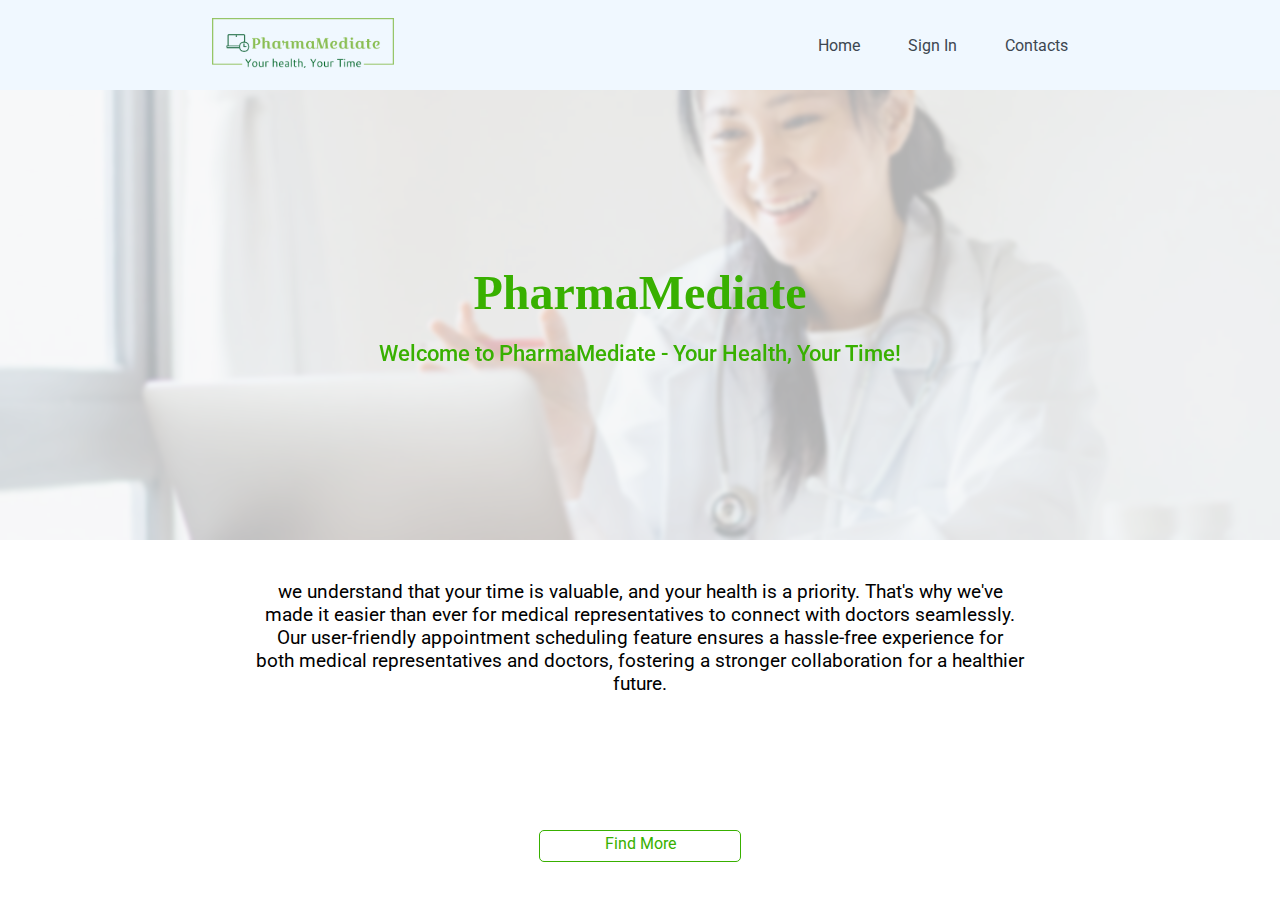
<file: index.html>
<!DOCTYPE html>
<html lang="en">
  <head>
    <meta charset="UTF-8" />
    <meta name="viewport" content="width=device-width, initial-scale=1.0" />
    <title>PharmaMediate</title>
    <link rel="stylesheet" href="./style.css" />
    <link rel="preconnect" href="https://fonts.googleapis.com" />
    <link rel="preconnect" href="https://fonts.gstatic.com" crossorigin />
    <link
      href="https://fonts.googleapis.com/css2?family=Poppins&display=swap"
      rel="stylesheet"
    />
    <link
      href="https://db.onlinewebfonts.com/c/0087d13a9e463a17b60fd8be42bae88e?family=Pyke+Text"
      rel="stylesheet"
    />
    <link rel="preconnect" href="https://fonts.googleapis.com" />
    <link rel="preconnect" href="https://fonts.gstatic.com" crossorigin />
    <link
      href="https://fonts.googleapis.com/css2?family=Quintessential&display=swap"
      rel="stylesheet"
    />
    <link rel="preconnect" href="https://fonts.googleapis.com" />
    <link rel="preconnect" href="https://fonts.gstatic.com" crossorigin />
    <link
      href="https://fonts.googleapis.com/css2?family=Roboto:ital,wght@0,100;0,300;0,400;0,500;0,700;0,900;1,100;1,300;1,400;1,500;1,700;1,900&display=swap"
      rel="stylesheet"
    />
  </head>
  <body>
    <nav>
      <div class="nav-cont">
        <div id="logo">
          <img
            src="./assets/pharmamediate-high-resolution-logo-transparent.png"
            alt="Compony Logo"
          />
        </div>
        <div class="nav-things">
          <ul>
            <li><a href="">Home</a></li>
            <li id="dropdown">
              <a href="">Sign In</a>
              <div id="drop-down">
                <a href="./Login/mrlogin.html">MR Login</a>
                <a href="./Login/organi.html">Organization Login</a>
                <a href="./Login/login.html">Physician Login</a>
              </div>
            </li>
            <li><a href="">Contacts</a></li>
          </ul>
        </div>
      </div>
    </nav>

    <div class="main-lg">
      <div class="main-cnt">
        <h1>PharmaMediate</h1>
        <p>Welcome to PharmaMediate - Your Health, Your Time!</p>
      </div>
    </div>

    <div class="para">
      <p>
        we understand that your time is valuable, and your health is a priority.
        That's why we've made it easier than ever for medical representatives to
        connect with doctors seamlessly. Our user-friendly appointment
        scheduling feature ensures a hassle-free experience for both medical
        representatives and doctors, fostering a stronger collaboration for a
        healthier future.
      </p>
    </div>

    <div class="fnd-more">
      <a href="./keyfeatures/keyfeatures.html"
        ><div class="fnd-but"><p>Find More</p></div></a
      >
    </div>
  </body>
</html>
</file>
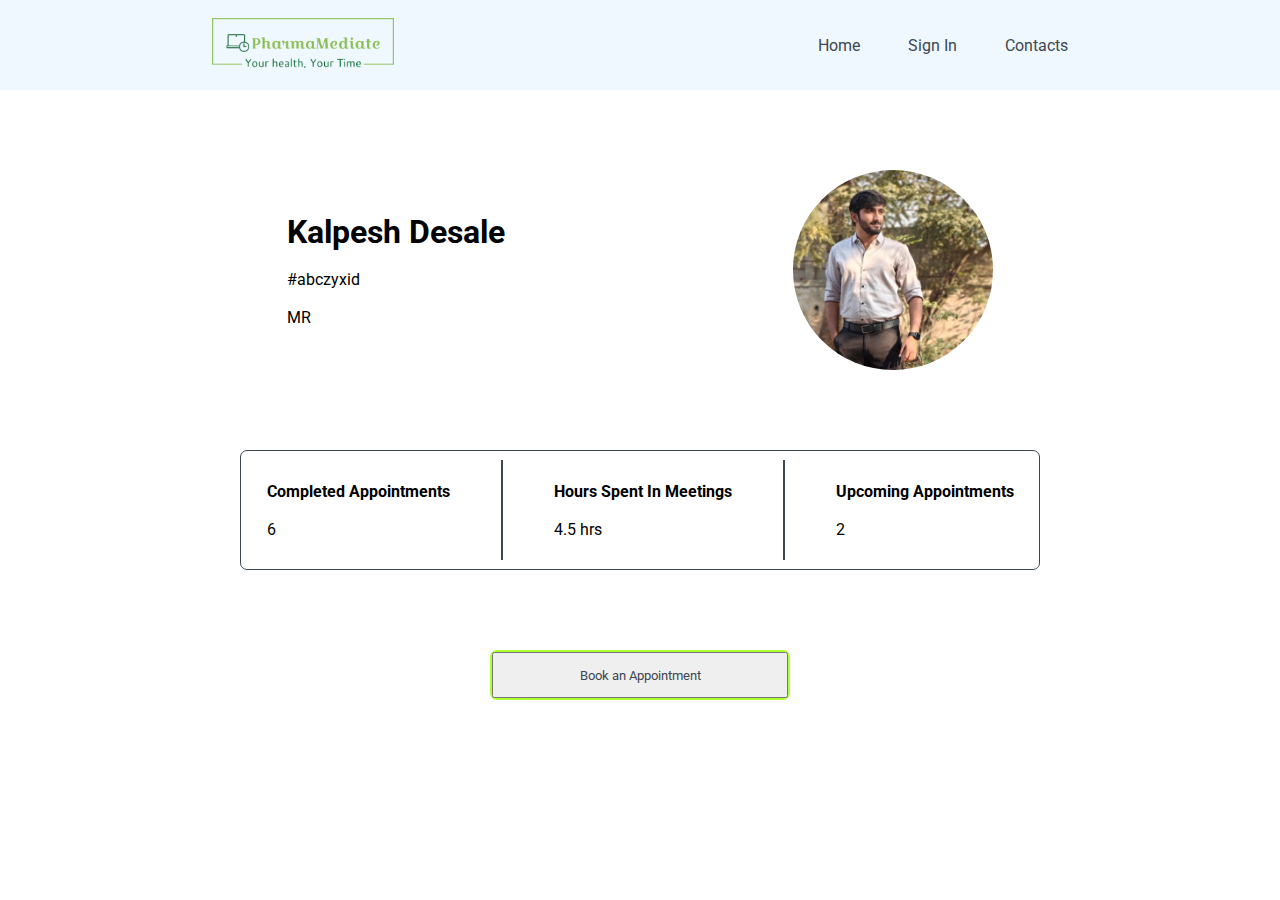
<file: DashBoard/dash.html>
<!DOCTYPE html>
<html lang="en">
  <head>
    <meta charset="UTF-8" />
    <meta name="viewport" content="width=device-width, initial-scale=1.0" />
    <title>Dashboard</title>
    <link rel="stylesheet" href="./style.css" />
    <link rel="preconnect" href="https://fonts.googleapis.com" />
    <link rel="preconnect" href="https://fonts.gstatic.com" crossorigin />
    <link
      href="https://fonts.googleapis.com/css2?family=Merriweather:ital,wght@0,300;0,400;0,700;0,900;1,300;1,400;1,700;1,900&family=Quintessential&display=swap"
      rel="stylesheet"
    />
    <link rel="preconnect" href="https://fonts.googleapis.com" />
    <link rel="preconnect" href="https://fonts.gstatic.com" crossorigin />
    <link
      href="https://fonts.googleapis.com/css2?family=Poppins&display=swap"
      rel="stylesheet"
    />
    <link
      href="https://db.onlinewebfonts.com/c/0087d13a9e463a17b60fd8be42bae88e?family=Pyke+Text"
      rel="stylesheet"
    />
    <link rel="preconnect" href="https://fonts.googleapis.com" />
    <link rel="preconnect" href="https://fonts.gstatic.com" crossorigin />
    <link
      href="https://fonts.googleapis.com/css2?family=Quintessential&display=swap"
      rel="stylesheet"
    />
    <link rel="preconnect" href="https://fonts.googleapis.com" />
    <link rel="preconnect" href="https://fonts.gstatic.com" crossorigin />
    <link
      href="https://fonts.googleapis.com/css2?family=Roboto:ital,wght@0,100;0,300;0,400;0,500;0,700;0,900;1,100;1,300;1,400;1,500;1,700;1,900&display=swap"
      rel="stylesheet"
    />
  </head>
  <body>
    <nav>
      <div class="nav-cont">
        <div id="logo">
          <img
            src="../assets/pharmamediate-high-resolution-logo-transparent.png"
            alt="Compony Logo"
          />
        </div>
        <div class="nav-things">
          <ul>
            <li><a href="../index.html">Home</a></li>
            <li id="dropdown">
              <a href="">Sign In</a>
              <div id="drop-down">
                <a href="../Login/mrlogin.html">MR Login</a>
                <a href="../Login/organi.html">Organization Login</a>
                <a href="../Login/login.html">Physician Login</a>
              </div>
            </li>
            <li><a href="">Contacts</a></li>
          </ul>
        </div>
      </div>
    </nav>

    <div class="dash">
      <div class="dash-main">
        <h1>Kalpesh Desale</h1>
        <br />
        <p>#abczyxid</p>
        <br />
        <p>MR</p>
      </div>
      <div class="dash-img"><img src="../assets/profile.PNG" alt="" /></div>
    </div>
  </body>

  <div class="dash-cnt">
    <div class="completed">
      <h4>Completed Appointments</h4>
      <br />
      <p>6</p>
    </div>
    <div class="line"></div>
    <div class="hours">
      <h4>Hours Spent In Meetings</h4>
      <br />
      <p>4.5 hrs</p>
    </div>
    <div class="line"></div>
    <div class="upcoming">
      <h4>Upcoming Appointments</h4>
      <br />
      <p>2</p>
    </div>
  </div>
  <div class="bt">
    <button><a href="./appo/apoo.html">Book an Appointment</a></button>
  </div>
</html>
</file>
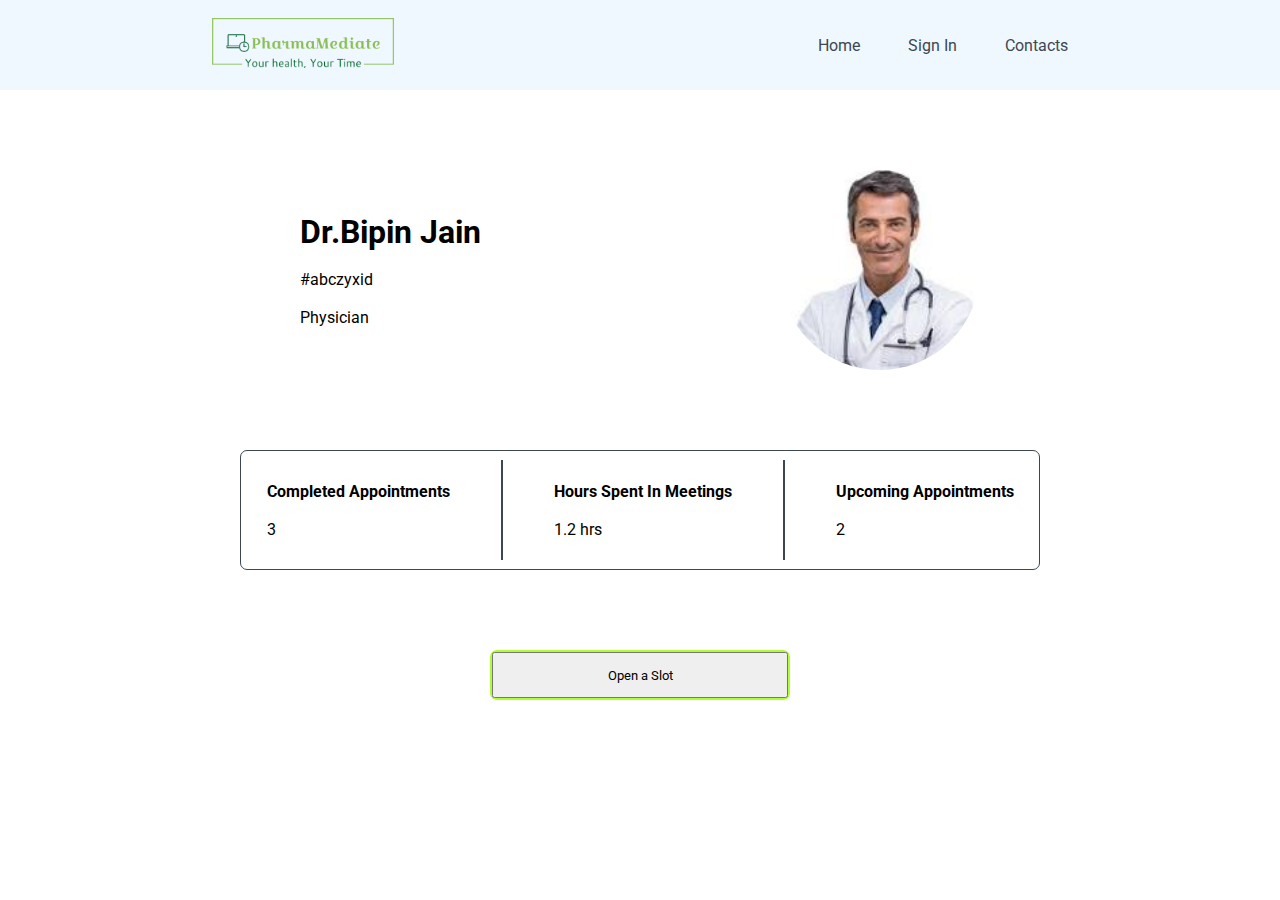
<file: DashBoard/dashdoc.html>
<!DOCTYPE html>
<html lang="en">
  <head>
    <meta charset="UTF-8" />
    <meta name="viewport" content="width=device-width, initial-scale=1.0" />
    <title>Dashboard</title>
    <link rel="stylesheet" href="./style.css" />
    <link rel="preconnect" href="https://fonts.googleapis.com" />
    <link rel="preconnect" href="https://fonts.gstatic.com" crossorigin />
    <link
      href="https://fonts.googleapis.com/css2?family=Merriweather:ital,wght@0,300;0,400;0,700;0,900;1,300;1,400;1,700;1,900&family=Quintessential&display=swap"
      rel="stylesheet"
    />
    <link rel="preconnect" href="https://fonts.googleapis.com" />
    <link rel="preconnect" href="https://fonts.gstatic.com" crossorigin />
    <link
      href="https://fonts.googleapis.com/css2?family=Poppins&display=swap"
      rel="stylesheet"
    />
    <link
      href="https://db.onlinewebfonts.com/c/0087d13a9e463a17b60fd8be42bae88e?family=Pyke+Text"
      rel="stylesheet"
    />
    <link rel="preconnect" href="https://fonts.googleapis.com" />
    <link rel="preconnect" href="https://fonts.gstatic.com" crossorigin />
    <link
      href="https://fonts.googleapis.com/css2?family=Quintessential&display=swap"
      rel="stylesheet"
    />
    <link rel="preconnect" href="https://fonts.googleapis.com" />
    <link rel="preconnect" href="https://fonts.gstatic.com" crossorigin />
    <link
      href="https://fonts.googleapis.com/css2?family=Roboto:ital,wght@0,100;0,300;0,400;0,500;0,700;0,900;1,100;1,300;1,400;1,500;1,700;1,900&display=swap"
      rel="stylesheet"
    />
  </head>
  <body>
    <nav>
      <div class="nav-cont">
        <div id="logo">
          <img
            src="../assets/pharmamediate-high-resolution-logo-transparent.png"
            alt="Compony Logo"
          />
        </div>
        <div class="nav-things">
          <ul>
            <li><a href="../index.html">Home</a></li>
            <li id="dropdown">
              <a href="">Sign In</a>
              <div id="drop-down">
                <a href="../Login/mrlogin.html">MR Login</a>
                <a href="../Login/organi.html">Organization Login</a>
                <a href="../Login/login.html">Physician Login</a>
              </div>
            </li>
            <li><a href="">Contacts</a></li>
          </ul>
        </div>
      </div>
    </nav>

    <div class="dash">
      <div class="dash-main">
        <h1>Dr.Bipin Jain</h1>
        <br />
        <p>#abczyxid</p>
        <br />
        <p>Physician</p>
      </div>
      <div id="doc-ph"><img src="../assets/docdusra.jpeg" alt="" /></div>
    </div>
  </body>

  <div class="dash-cnt">
    <div class="completed">
      <h4>Completed Appointments</h4>
      <br />
      <p>3</p>
    </div>
    <div class="line"></div>
    <div class="hours">
      <h4>Hours Spent In Meetings</h4>
      <br />
      <p>1.2 hrs</p>
    </div>
    <div class="line"></div>
    <div class="upcoming">
      <h4>Upcoming Appointments</h4>
      <br />
      <p>2</p>
    </div>
  </div>
  <div class="bt">
    <button
      onclick="
    changejs();
        "
    >
      Open a Slot
    </button>
  </div>

  <!-- JavaScript injected content -->
  <div class="js"></div>

  <script>
    function changejs() {
      document.querySelector(".js").innerHTML = `
        <div class="styled-select">
            <label>Chose Time Slot<label/>
          <select>
            <option value="option1">10 AM- 11 AM</option>
            <option value="option2">11 AM- 12 PM</option>
            <option value="option3">12 PM- 1 PM</option>
            <option value="option4">1 PM- 2PM</option>
          </select>
        </div>
        
        <div class="bt" id="conf">
          <button
        onclick="
        slot();
        "
        >
        Confirm
        </button>
        
        `;
    }
    function slot() {
      alert("The Slot is Now Open");
    }
  </script>
</html>
</file>
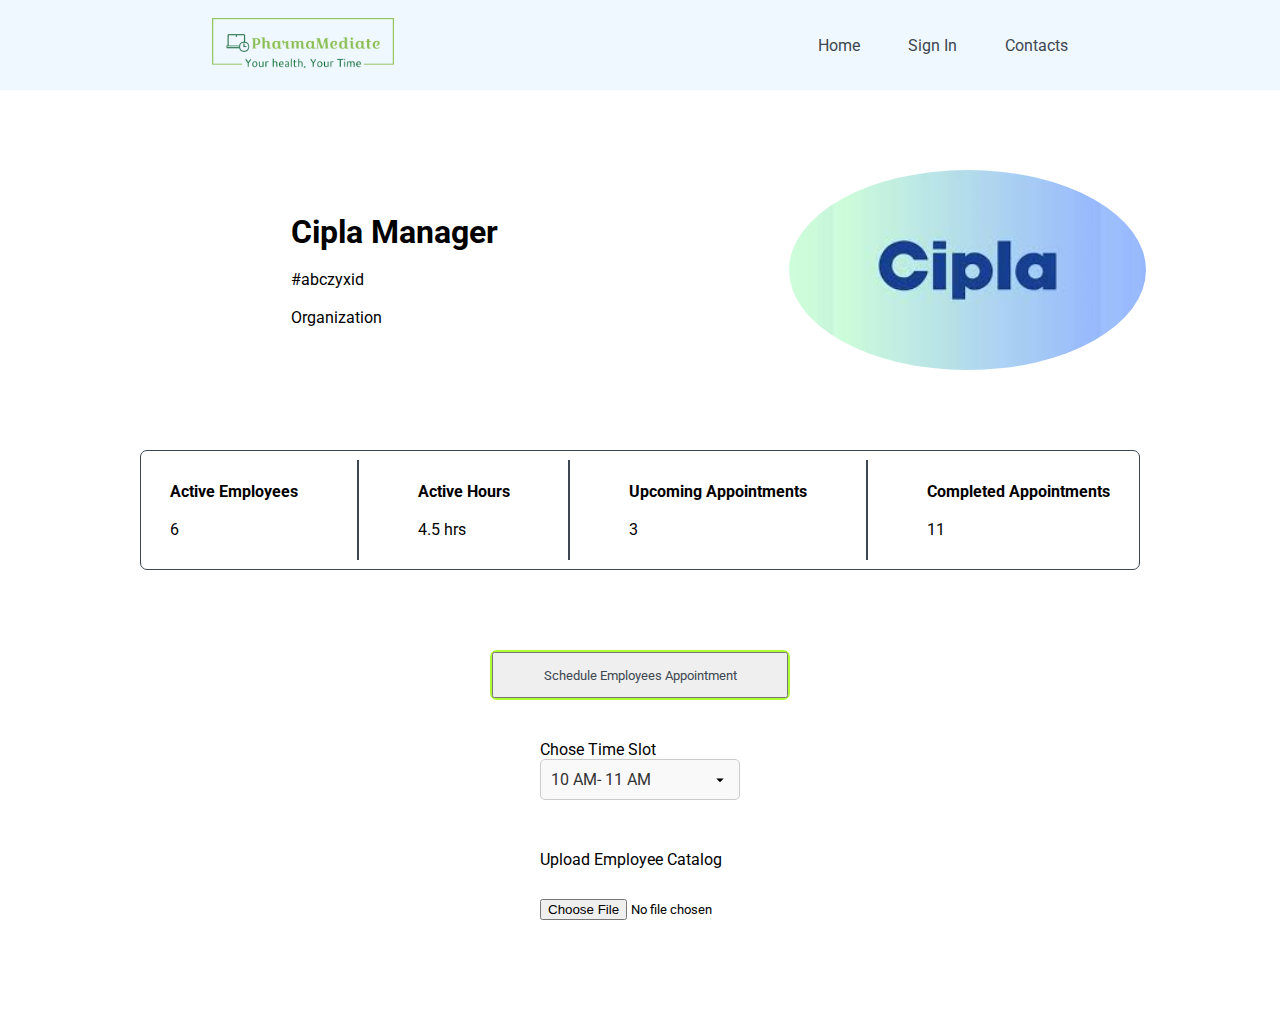
<file: DashBoard/orgidash.html>
<!DOCTYPE html>
<html lang="en">
  <head>
    <meta charset="UTF-8" />
    <meta name="viewport" content="width=device-width, initial-scale=1.0" />
    <title>Dashboard</title>
    <link rel="stylesheet" href="./style.css" />
    <link rel="preconnect" href="https://fonts.googleapis.com" />
    <link rel="preconnect" href="https://fonts.gstatic.com" crossorigin />
    <link
      href="https://fonts.googleapis.com/css2?family=Merriweather:ital,wght@0,300;0,400;0,700;0,900;1,300;1,400;1,700;1,900&family=Quintessential&display=swap"
      rel="stylesheet"
    />
    <link rel="preconnect" href="https://fonts.googleapis.com" />
    <link rel="preconnect" href="https://fonts.gstatic.com" crossorigin />
    <link
      href="https://fonts.googleapis.com/css2?family=Poppins&display=swap"
      rel="stylesheet"
    />
    <link
      href="https://db.onlinewebfonts.com/c/0087d13a9e463a17b60fd8be42bae88e?family=Pyke+Text"
      rel="stylesheet"
    />
    <link rel="preconnect" href="https://fonts.googleapis.com" />
    <link rel="preconnect" href="https://fonts.gstatic.com" crossorigin />
    <link
      href="https://fonts.googleapis.com/css2?family=Quintessential&display=swap"
      rel="stylesheet"
    />
    <link rel="preconnect" href="https://fonts.googleapis.com" />
    <link rel="preconnect" href="https://fonts.gstatic.com" crossorigin />
    <link
      href="https://fonts.googleapis.com/css2?family=Roboto:ital,wght@0,100;0,300;0,400;0,500;0,700;0,900;1,100;1,300;1,400;1,500;1,700;1,900&display=swap"
      rel="stylesheet"
    />
  </head>
  <body>
    <nav>
      <div class="nav-cont">
        <div id="logo">
          <img
            src="../assets/pharmamediate-high-resolution-logo-transparent.png"
            alt="Compony Logo"
          />
        </div>
        <div class="nav-things">
          <ul>
            <li><a href="../index.html">Home</a></li>
            <li id="dropdown">
              <a href="">Sign In</a>
              <div id="drop-down">
                <a href="../Login/mrlogin.html">MR Login</a>
                <a href="../Login/organi.html">Organization Login</a>
                <a href="../Login/login.html">Physician Login</a>
              </div>
            </li>
            <li><a href="">Contacts</a></li>
          </ul>
        </div>
      </div>
    </nav>

    <div class="dash">
      <div class="dash-main">
        <h1>Cipla Manager</h1>
        <br />
        <p>#abczyxid</p>
        <br />
        <p>Organization</p>
      </div>
      <div class="dash-img"><img src="../assets/cipla.jpeg" alt="" /></div>
    </div>
  </body>

  <div class="odash-cnt">
    <div class="completed">
      <h4>Active Employees</h4>
      <br />
      <p>6</p>
    </div>
    <div class="line"></div>
    <div class="hours">
      <h4>Active Hours</h4>
      <br />
      <p>4.5 hrs</p>
    </div>
    <div class="line"></div>
    <div class="upcoming">
      <h4>Upcoming Appointments</h4>
      <br />
      <p>3</p>
    </div>
    <div class="line"></div>
    <div class="appoi">
      <h4>Completed Appointments</h4>
      <br />
      <p>11</p>
    </div>
  </div>
  <div class="bt">
    <button>
      <a href="./appo/apoo.html">Schedule Employees Appointment</a>
    </button>
  </div>

  <div class="styled-select">
    <label>Chose Time Slot<label/>
  <select>
    <option value="option1">10 AM- 11 AM</option>
    <option value="option2">11 AM- 12 PM</option>
    <option value="option3">12 PM- 1 PM</option>
    <option value="option4">1 PM- 2PM</option>
  </select>
</div>
  <div class="upl">
    <label>Upload Employee Catalog</label>
    <input type="file">
  </div>

</html>
</file>
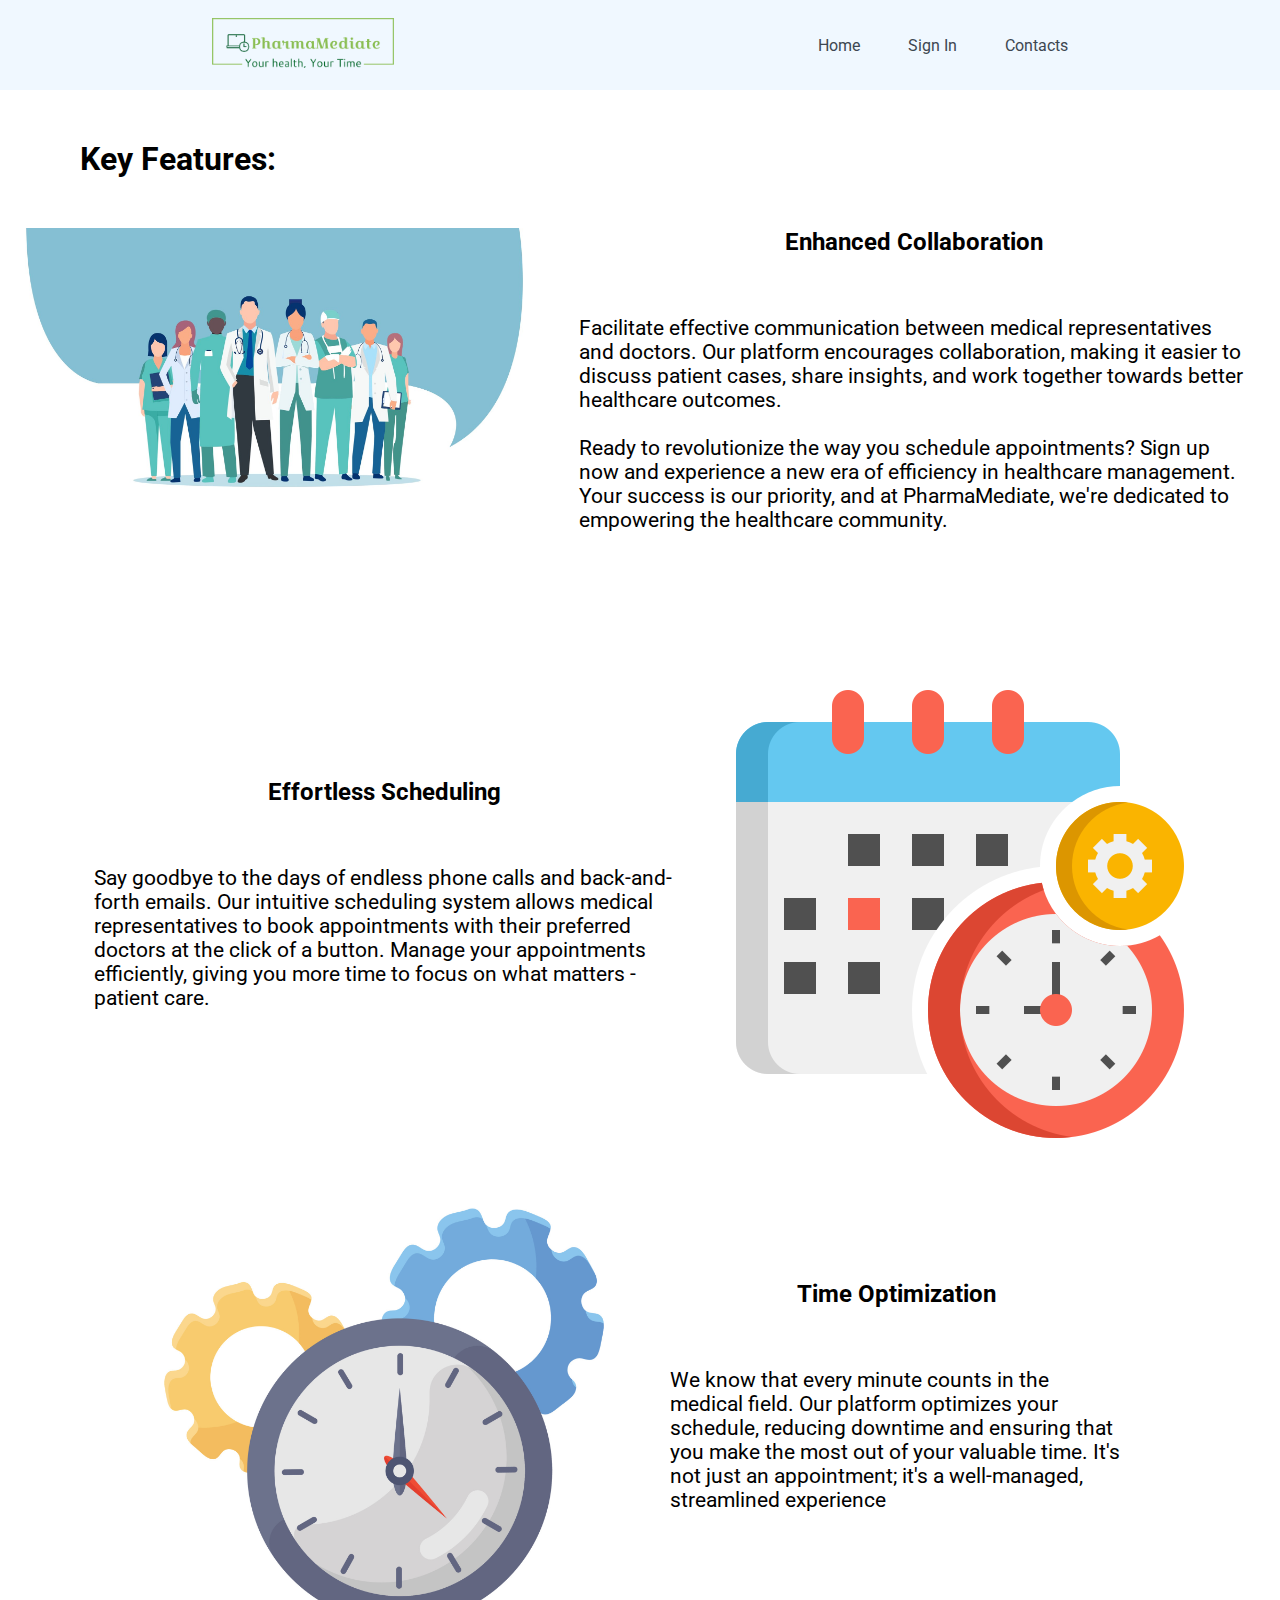
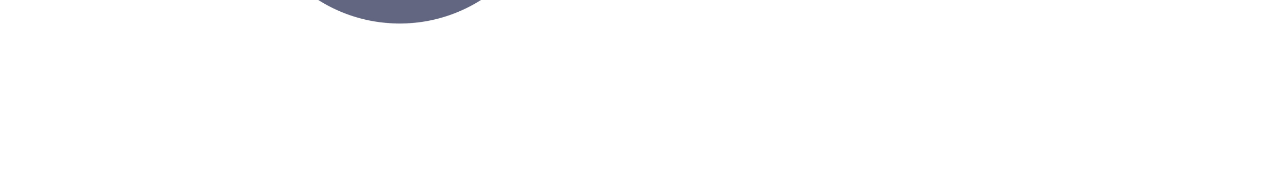
<file: keyfeatures/keyfeatures.html>
<!DOCTYPE html>
<html lang="en">
  <head>
    <meta charset="UTF-8" />
    <meta name="viewport" content="width=device-width, initial-scale=1.0" />
    <title>Key Features</title>
    <link rel="stylesheet" href="./kfstyle.css" />
    <link rel="preconnect" href="https://fonts.googleapis.com" />
    <link rel="preconnect" href="https://fonts.gstatic.com" crossorigin />
    <link
      href="https://fonts.googleapis.com/css2?family=Poppins&display=swap"
      rel="stylesheet"
    />
    <link
      href="https://db.onlinewebfonts.com/c/0087d13a9e463a17b60fd8be42bae88e?family=Pyke+Text"
      rel="stylesheet"
    />
    <link rel="preconnect" href="https://fonts.googleapis.com" />
    <link rel="preconnect" href="https://fonts.gstatic.com" crossorigin />
    <link
      href="https://fonts.googleapis.com/css2?family=Quintessential&display=swap"
      rel="stylesheet"
    />
    <link rel="preconnect" href="https://fonts.googleapis.com" />
    <link rel="preconnect" href="https://fonts.gstatic.com" crossorigin />
    <link
      href="https://fonts.googleapis.com/css2?family=Roboto:ital,wght@0,100;0,300;0,400;0,500;0,700;0,900;1,100;1,300;1,400;1,500;1,700;1,900&display=swap"
      rel="stylesheet"
    />
  </head>
  <body>
    <nav>
      <div class="nav-cont">
        <div id="logo">
          <img
            src="../assets/pharmamediate-high-resolution-logo-transparent.png"
            alt="Compony Logo"
          />
        </div>
        <div class="nav-things">
          <ul>
            <li><a href="../index.html">Home</a></li>
            <li id="dropdown">
              <a href="">Sign In</a>
              <div id="drop-down">
                <a href="../Login/mrlogin.html">MR Login</a>
                <a href="../Login/organi.html">Organization Login</a>
                <a href="../Login/login.html">Physician Login</a>
              </div>
            </li>
            <li><a href="">Contacts</a></li>
          </ul>
        </div>
      </div>
    </nav>

    <h1>Key Features:</h1>

    <div class="kf-cnt">
      <div class="collab">
        <div class="collab-img">
          <img src="../assets/DOCS.jpg" alt="Doctors" />
        </div>
        <div class="collab-cnt">
          <h2>Enhanced Collaboration</h2>
          <p>
            Facilitate effective communication between medical representatives
            and doctors. Our platform encourages collaboration, making it easier
            to discuss patient cases, share insights, and work together towards
            better healthcare outcomes.
            <br />
            <br />
            Ready to revolutionize the way you schedule appointments? Sign up
            now and experience a new era of efficiency in healthcare management.
            Your success is our priority, and at PharmaMediate, we're dedicated
            to empowering the healthcare community.
          </p>
        </div>
      </div>

      <div class="sch">
        <div class="sch-cnt">
          <h2>Effortless Scheduling</h2>
          <p>
            Say goodbye to the days of endless phone calls and back-and-forth
            emails. Our intuitive scheduling system allows medical
            representatives to book appointments with their preferred doctors at
            the click of a button. Manage your appointments efficiently, giving
            you more time to focus on what matters - patient care.
          </p>
        </div>
        <div class="sch-img">
          <img src="../assets/time.png" alt="Scheduling Img" />
        </div>
      </div>

      <div class="time">
        <div class="time-img">
          <img src="../assets/timekhara.jpg" alt="Clock" />
        </div>

        <div class="time-cnt">
          <h2>Time Optimization</h2>
          <p>
            We know that every minute counts in the medical field. Our platform
            optimizes your schedule, reducing downtime and ensuring that you
            make the most out of your valuable time. It's not just an
            appointment; it's a well-managed, streamlined experience
          </p>
        </div>
      </div>
    </div>
  </body>
</html>
</file>
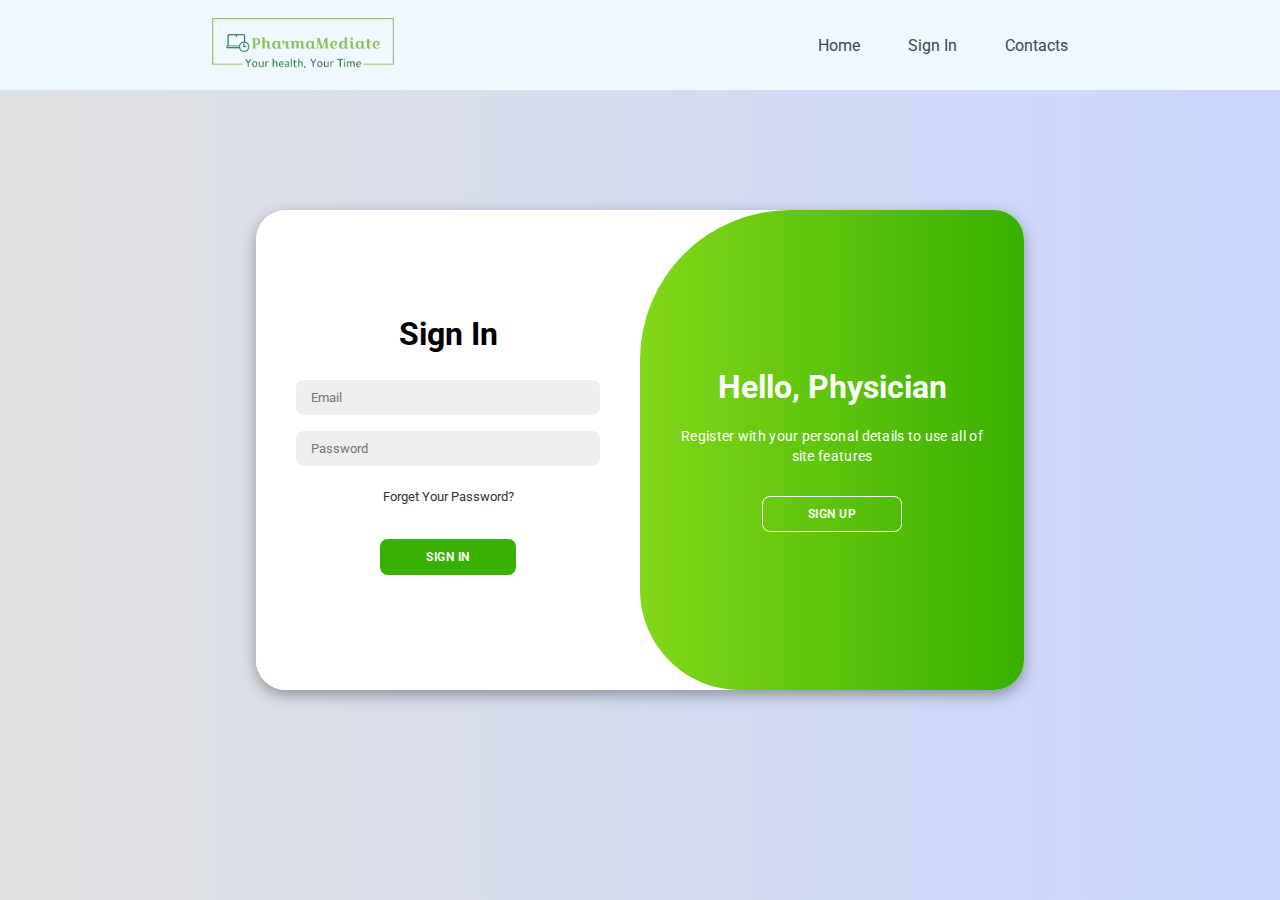
<file: Login/login.html>
<!DOCTYPE html>
<html lang="en">
  <head>
    <meta charset="UTF-8" />
    <meta name="viewport" content="width=device-width, initial-scale=1.0" />
    <link
      rel="stylesheet"
      href="https://cdnjs.cloudflare.com/ajax/libs/font-awesome/6.4.2/css/all.min.css"
    />
    <link rel="stylesheet" href="./login.css" />
    <title>Login Page</title>
    <link rel="preconnect" href="https://fonts.googleapis.com" />
    <link rel="preconnect" href="https://fonts.gstatic.com" crossorigin />
    <link
      href="https://fonts.googleapis.com/css2?family=Roboto:ital,wght@0,100;0,300;0,400;0,500;0,700;0,900;1,100;1,300;1,400;1,500;1,700;1,900&display=swap"
      rel="stylesheet"
    />
  </head>

  <body>
    <nav>
      <div class="nav-cont">
        <div id="logo">
          <img
            src="../assets/pharmamediate-high-resolution-logo-transparent.png"
            alt="Compony Logo"
          />
        </div>
        <div class="nav-things">
          <ul>
            <li><a href="">Home</a></li>
            <li id="dropdown">
              <a href="">Sign In</a>
              <div id="drop-down">
                <a href="./mrlogin.html">MR Login</a>
                <a href="./organi.html">Organization Login</a>
                <a href="./login.html">Physician Login</a>
              </div>
            </li>
            <li><a href="">Contacts</a></li>
          </ul>
        </div>
      </div>
    </nav>

    <div class="container" id="container">
      <div class="form-container sign-up">
        <form>
          <h1>Create Account</h1>
          <!-- <div class="social-icons">
                    <a href="#" class="icon"><i class="fa-brands fa-google-plus-g"></i></a>
                    <a href="#" class="icon"><i class="fa-brands fa-facebook-f"></i></a>
                    <a href="#" class="icon"><i class="fa-brands fa-github"></i></a>
                    <a href="#" class="icon"><i class="fa-brands fa-linkedin-in"></i></a>
                </div> -->
          <!-- <span>or use your email for registeration</span> -->
          <input type="text" placeholder="Name" />
          <input type="email" placeholder="Email" />
          <input type="password" placeholder="Password" />
          <button>Sign Up</button>
        </form>
      </div>
      <div class="form-container sign-in">
        <form>
          <h1>Sign In</h1>
          <!-- <div class="social-icons">
                    <a href="#" class="icon"><i class="fa-brands fa-google-plus-g"></i></a>
                    <a href="#" class="icon"><i class="fa-brands fa-facebook-f"></i></a>
                    <a href="#" class="icon"><i class="fa-brands fa-github"></i></a>
                    <a href="#" class="icon"><i class="fa-brands fa-linkedin-in"></i></a>
                </div> -->
          <!-- <span>or use your email password</span> -->
          <br />
          <input type="email" placeholder="Email" />
          <input type="password" placeholder="Password" />
          <a href="#">Forget Your Password?</a>
          <a href="../DashBoard/dashdoc.html"><button>Sign In</button></a>
        </form>
      </div>
      <div class="toggle-container">
        <div class="toggle">
          <div class="toggle-panel toggle-left">
            <h1>Welcome Back!</h1>
            <p>Enter your personal details to use all of site features</p>
            <button class="hidden" id="login">Sign In</button>
          </div>
          <div class="toggle-panel toggle-right">
            <h1>Hello, Physician</h1>
            <p>
              Register with your personal details to use all of site features
            </p>
            <button class="hidden" id="register">Sign Up</button>
          </div>
        </div>
      </div>
    </div>

    <script src="./login.js"></script>
  </body>
</html>
</file>
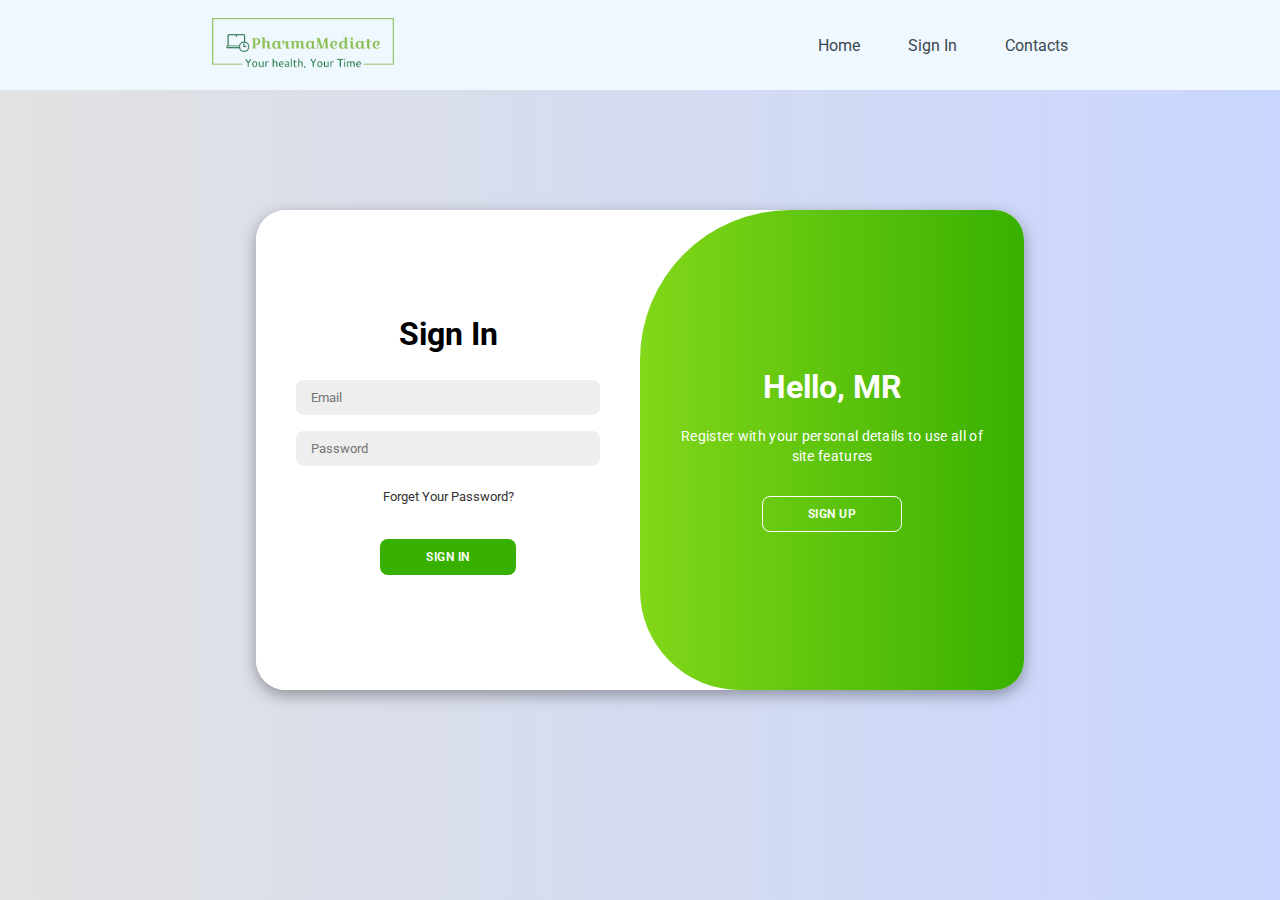
<file: Login/mrlogin.html>
<!DOCTYPE html>
<html lang="en">
  <head>
    <meta charset="UTF-8" />
    <meta name="viewport" content="width=device-width, initial-scale=1.0" />
    <link
      rel="stylesheet"
      href="https://cdnjs.cloudflare.com/ajax/libs/font-awesome/6.4.2/css/all.min.css"
    />
    <link rel="stylesheet" href="./login.css" />
    <title>Login Page</title>
    <link rel="preconnect" href="https://fonts.googleapis.com" />
    <link rel="preconnect" href="https://fonts.gstatic.com" crossorigin />
    <link
      href="https://fonts.googleapis.com/css2?family=Roboto:ital,wght@0,100;0,300;0,400;0,500;0,700;0,900;1,100;1,300;1,400;1,500;1,700;1,900&display=swap"
      rel="stylesheet"
    />
  </head>

  <body>
    <nav>
      <div class="nav-cont">
        <div id="logo">
          <img
            src="../assets/pharmamediate-high-resolution-logo-transparent.png"
            alt="Compony Logo"
          />
        </div>
        <div class="nav-things">
          <ul>
            <li><a href="../index.html">Home</a></li>
            <li id="dropdown">
              <a href="">Sign In</a>
              <div id="drop-down">
                <a href="./mrlogin.html">MR Login</a>
                <a href="./organi.html">Organization Login</a>
                <a href="./login.html">Physician Login</a>
              </div>
            </li>
            <li><a href="">Contacts</a></li>
          </ul>
        </div>
      </div>
    </nav>
    <div class="container" id="container">
      <div class="form-container sign-up">
        <form>
          <h1>Create Account</h1>
          <!-- <div class="social-icons">
                    <a href="#" class="icon"><i class="fa-brands fa-google-plus-g"></i></a>
                    <a href="#" class="icon"><i class="fa-brands fa-facebook-f"></i></a>
                    <a href="#" class="icon"><i class="fa-brands fa-github"></i></a>
                    <a href="#" class="icon"><i class="fa-brands fa-linkedin-in"></i></a>
                </div> -->
          <!-- <span>or use your email for registeration</span> -->
          <input type="text" placeholder="Name" />
          <input type="email" placeholder="Email" />
          <input type="password" placeholder="Password" />
          <button>Sign Up</button>
        </form>
      </div>
      <div class="form-container sign-in">
        <form>
          <h1>Sign In</h1>
          <!-- <div class="social-icons">
                    <a href="#" class="icon"><i class="fa-brands fa-google-plus-g"></i></a>
                    <a href="#" class="icon"><i class="fa-brands fa-facebook-f"></i></a>
                    <a href="#" class="icon"><i class="fa-brands fa-github"></i></a>
                    <a href="#" class="icon"><i class="fa-brands fa-linkedin-in"></i></a>
                </div> -->
          <!-- <span>or use your email password</span> -->
          <br />
          <input type="email" placeholder="Email" />
          <input type="password" placeholder="Password" />
          <a href="#">Forget Your Password?</a>
          <a href="../DashBoard/dash.html"><button>Sign In</button></a>
        </form>
      </div>
      <div class="toggle-container">
        <div class="toggle">
          <div class="toggle-panel toggle-left">
            <h1>Welcome Back!</h1>
            <p>Enter your personal details to use all of site features</p>
            <button class="hidden" id="login">Sign In</button>
          </div>
          <div class="toggle-panel toggle-right">
            <h1>Hello, MR</h1>
            <p>
              Register with your personal details to use all of site features
            </p>
            <button class="hidden" id="register">Sign Up</button>
          </div>
        </div>
      </div>
    </div>

    <script src="./login.js"></script>
  </body>
</html>
</file>
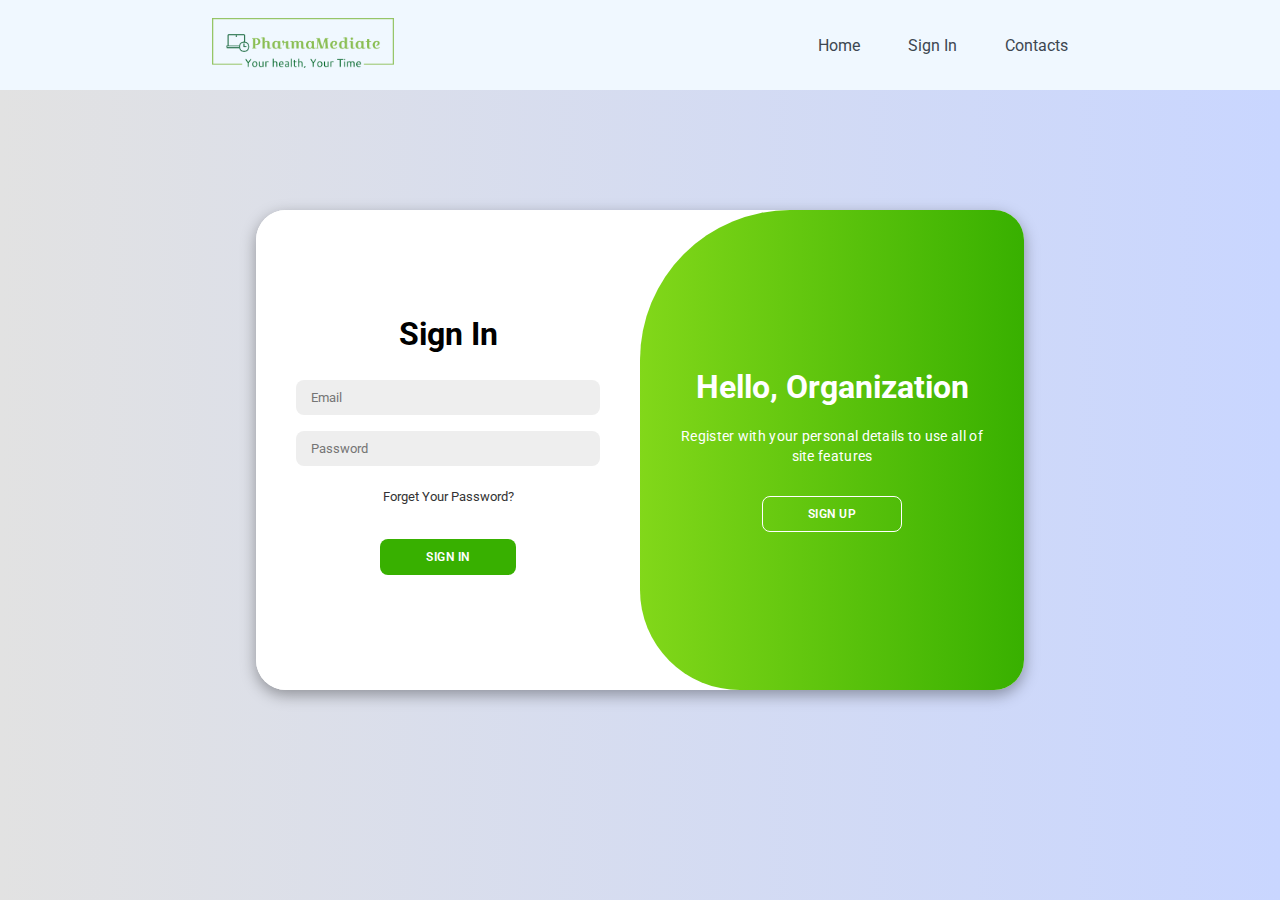
<file: Login/organi.html>
<!DOCTYPE html>
<html lang="en">
  <head>
    <meta charset="UTF-8" />
    <meta name="viewport" content="width=device-width, initial-scale=1.0" />
    <link
      rel="stylesheet"
      href="https://cdnjs.cloudflare.com/ajax/libs/font-awesome/6.4.2/css/all.min.css"
    />
    <link rel="stylesheet" href="./login.css" />
    <title>Login Page</title>
    <link rel="preconnect" href="https://fonts.googleapis.com" />
    <link rel="preconnect" href="https://fonts.gstatic.com" crossorigin />
    <link
      href="https://fonts.googleapis.com/css2?family=Roboto:ital,wght@0,100;0,300;0,400;0,500;0,700;0,900;1,100;1,300;1,400;1,500;1,700;1,900&display=swap"
      rel="stylesheet"
    />
  </head>

  <body>
    <nav>
      <div class="nav-cont">
        <div id="logo">
          <img
            src="../assets/pharmamediate-high-resolution-logo-transparent.png"
            alt="Compony Logo"
          />
        </div>
        <div class="nav-things">
          <ul>
            <li><a href="../index.html">Home</a></li>
            <li id="dropdown">
              <a href="">Sign In</a>
              <div id="drop-down">
                <a href="../Login/mrlogin.html">MR Login</a>
                <a href="../Login/organi.html">Organization Login</a>
                <a href="../Login/login.html">Physician Login</a>
              </div>
            </li>
            <li><a href="">Contacts</a></li>
          </ul>
        </div>
      </div>
    </nav>
    <div class="container" id="container">
      <div class="form-container sign-up">
        <form>
          <h1>Create Account</h1>
          <!-- <div class="social-icons">
                    <a href="#" class="icon"><i class="fa-brands fa-google-plus-g"></i></a>
                    <a href="#" class="icon"><i class="fa-brands fa-facebook-f"></i></a>
                    <a href="#" class="icon"><i class="fa-brands fa-github"></i></a>
                    <a href="#" class="icon"><i class="fa-brands fa-linkedin-in"></i></a>
                </div> -->
          <!-- <span>or use your email for registeration</span> -->
          <input type="text" placeholder="Name" />
          <input type="email" placeholder="Email" />
          <input type="password" placeholder="Password" />
          <button>Sign Up</button>
        </form>
      </div>
      <div class="form-container sign-in">
        <form>
          <h1>Sign In</h1>
          <!-- <div class="social-icons">
                    <a href="#" class="icon"><i class="fa-brands fa-google-plus-g"></i></a>
                    <a href="#" class="icon"><i class="fa-brands fa-facebook-f"></i></a>
                    <a href="#" class="icon"><i class="fa-brands fa-github"></i></a>
                    <a href="#" class="icon"><i class="fa-brands fa-linkedin-in"></i></a>
                </div> -->
          <!-- <span>or use your email password</span> -->
          <br />
          <input type="email" placeholder="Email" />
          <input type="password" placeholder="Password" />
          <a href="#">Forget Your Password?</a>
          <a href="../DashBoard/orgidash.html"><button>Sign In</button></a>
        </form>
      </div>
      <div class="toggle-container">
        <div class="toggle">
          <div class="toggle-panel toggle-left">
            <h1>Welcome Back!</h1>
            <p>Enter your personal details to use all of site features</p>
            <button class="hidden" id="login">Sign In</button>
          </div>
          <div class="toggle-panel toggle-right">
            <h1>Hello, Organization</h1>
            <p>
              Register with your personal details to use all of site features
            </p>
            <button class="hidden" id="register">Sign Up</button>
          </div>
        </div>
      </div>
    </div>

    <script src="./login.js"></script>
  </body>
</html>
</file>
<file: style.css>
* {
  font-family: "Roboto", sans-serif;
  margin: 0px;
  padding: 0px;
}

#logo > img {
  height: 50px;
}

.nav-things li {
  list-style: none;
}
a {
  text-decoration: none;
  color: #3d4751;
  transition: all 300ms ease;
  text-decoration-color: wheat;
}

a:hover {
  /* text-decoration: underline; */
  /* text-underline-offset: 0.5rem; */
  color: black;
}

.nav-cont,
.nav-things ul {
  display: flex;
  align-items: center;
}

.nav-cont {
  justify-content: space-around;
  height: 10vh;
  background-color: aliceblue;
}

.nav-things > ul {
  gap: 3rem;
}

#drop-down {
  display: none;
  position: absolute;
  background-color: #f9f9f9;
  box-shadow: 0 8px 16px 0 rgba(0, 0, 0, 0.2);
  border-radius: 5px;
  z-index: 100;
}

#drop-down a {
  color: black;
  padding: 12px 16px;
  display: block;
  text-align: left;
}

#dropdown:hover #drop-down {
  display: block;
}

.main-lg {
  background-image: url(./assets/laptop\ telehealth.webp);
  height: 50vh;
  background-position: center;

  color: #38b000;
}

.main-cnt {
  height: 100%;
  width: 100%;
  background-color: rgba(255, 255, 255, 0.7);
  backdrop-filter: blur(2px);
  display: flex;
  justify-content: center;
  align-items: center;
  flex-direction: column;
}

.main-cnt h1 {
  font-size: 3rem;
  font-family: "Pyke Text";
}

.main-cnt p {
  padding-top: 20px;
  font-size: 1.4rem;
  font-weight: 500;
}

.para {
  height: 30vh;
}

.para p {
  text-align: center;
  font-size: 1.2rem;
  padding-top: 40px;
  padding-left: 20%;
  padding-right: 20%;
}

.fnd-more {
  padding-top: 20px;
  display: flex;
  justify-content: center;
}
.fnd-but {
  height: 30px;
  width: 200px;
  border: #38b000 solid 1px;
  border-radius: 5px;
  text-align: center;
}

.fnd-more a {
  color: #38b000;
}
.fnd-more p {
  padding-top: 3px;
}
.fnd-but:hover {
  background-color: #c6eeb4;
  font-weight: 600;
}
</file>
<file: DashBoard/style.css>
* {
  /* font-family: "poppins", sans-serif; */
  font-family: "Roboto", sans-serif;
  margin: 0px;
  padding: 0px;
}
#logo > img {
  height: 50px;
}

.nav-things li {
  list-style: none;
}
a {
  text-decoration: none;
  color: #3d4751;
  transition: all 300ms ease;
  text-decoration-color: wheat;
}

a:hover {
  /* text-decoration: underline; */
  /* text-underline-offset: 0.5rem; */
  color: black;
}

.nav-cont,
.nav-things ul {
  display: flex;
  align-items: center;
}

.nav-cont {
  justify-content: space-around;
  height: 10vh;
  background-color: aliceblue;
}

.nav-things > ul {
  gap: 3rem;
}

#drop-down {
  display: none;
  position: absolute;
  background-color: #f9f9f9;
  box-shadow: 0 8px 16px 0 rgba(0, 0, 0, 0.2);
  border-radius: 5px;
  z-index: 100;
}

#drop-down a {
  color: black;
  padding: 12px 16px;
  display: block;
  text-align: left;
}

#dropdown:hover #drop-down {
  display: block;
}

.dash {
  display: flex;
  justify-content: space-evenly;
  align-items: center;
  height: 40vh;
}
.dash-img img {
  height: 100%;
  border-radius: 50%;
}
.dash-img {
  width: 200px;
  height: 200px;
}

.dash-cnt {
  position: relative;
  left: 50%;
  transform: translate(-50%);
  width: 800px;
  height: 120px;
  border: #3d4751 solid 1px;
  border-radius: 7px;
  display: flex;
  justify-content: space-around;
  align-items: center;
}

.line {
  border: #3d4751 solid 1px;
  width: 0px;
  height: 100px;
}

.bt {
  width: 300px;
  height: 50px;
  border: greenyellow solid 2px;
  border-radius: 7px;
  position: relative;
  top: 80px;
  left: 50%;
  transform: translate(-50%);
  text-align: center;
}

.bt p {
  padding-top: 200px;
}

button {
  height: 100%;
  width: 100%;
}
/* Reset default styles */
* {
  margin: 0;
  padding: 0;
  box-sizing: border-box;
}

/* Main container */
.styled-select {
  position: relative;
  left: 50%;
  top: 120px;
  transform: translate(-50%);
  width: 200px;
}

/* Select element */
.styled-select select {
  appearance: none;
  -webkit-appearance: none;
  -moz-appearance: none;
  width: 100%;
  padding: 10px 30px 10px 10px; /* Add extra padding for arrow */
  border: 1px solid #ccc;
  border-radius: 5px;
  background-color: #f9f9f9;
  font-size: 16px;
  color: #333;
  cursor: pointer;
  outline: none;
  background-image: url("data:image/svg+xml,%3Csvg xmlns='http://www.w3.org/2000/svg' viewBox='0 0 24 24' fill='%23000' width='18px' height='18px'%3E%3Cpath d='M7 10l5 5 5-5H7z'/%3E%3C/svg%3E"); /* Custom arrow */
  background-repeat: no-repeat;
  background-position: right 10px center;
  transition: border-color 0.3s, background-color 0.3s;
}

/* Hover styles */
.styled-select:hover select {
  border-color: #999;
}

/* Focus styles */
.styled-select select:focus {
  border-color: #666;
}

#conf {
  position: relative;
  top: 140px;
}

#doc-ph {
  width: 200px;
  height: 200px;
  border-radius: 50%;
}

#doc-ph img {
  height: 100%;
  width: 100%;
  border-radius: 50%;
}

.odash-cnt {
  position: relative;
  left: 50%;
  transform: translate(-50%);
  width: 1000px;
  height: 120px;
  border: #3d4751 solid 1px;
  border-radius: 7px;
  display: flex;
  justify-content: space-around;
  align-items: center;
}

.upl {
  position: relative;
  left: 50%;
  top: 70px;
  transform: translate(-25%);

  margin-top: 100px;
  padding-bottom: 100px;
  width: 400px;
}

.upl input {
  padding-top: 30px;
}
</file>
<file: keyfeatures/kfstyle.css>
* {
  padding: 0px;
  margin: 0px;
  font-family: "Roboto", sans-serif;
}

#logo > img {
  height: 50px;
}

.nav-things li {
  list-style: none;
}
a {
  text-decoration: none;
  color: #3d4751;
  transition: all 300ms ease;
  text-decoration-color: wheat;
}

a:hover {
  /* text-decoration: underline; */
  /* text-underline-offset: 0.5rem; */
  color: black;
}

.nav-cont,
.nav-things ul {
  display: flex;
  align-items: center;
}

.nav-cont {
  justify-content: space-around;
  height: 10vh;
  background-color: aliceblue;
}

.nav-things > ul {
  gap: 3rem;
}

#drop-down {
  display: none;
  position: absolute;
  background-color: #f9f9f9;
  box-shadow: 0 8px 16px 0 rgba(0, 0, 0, 0.2);
  border-radius: 5px;
  z-index: 100;
}

#drop-down a {
  color: black;
  padding: 12px 16px;
  display: block;
  text-align: left;
}

#dropdown:hover #drop-down {
  display: block;
}

.collab,
.sch,
.time {
  display: flex;
  justify-content: center;
}

.kf-cnt {
  display: flex;
  flex-direction: column;
  gap: 6rem;
  position: relative;
}
h2 {
  text-align: center;
  padding-bottom: 30px;
}
h1 {
  padding: 50px;
  padding-left: 80px;
}
p {
  padding: 30px;
  font-size: 1.3rem;
}
.collab-img {
  width: 45%;
  /* float: left; */
}

.collab-cnt {
  width: 60%;
}
.collab-img img {
  width: 100%;
}

.sch-cnt {
  position: relative;
  top: 120px;
  width: 50%;
}

.time {
  position: relative;
  top: -110px;
}
.time-img {
  width: 40%;
  top: -1000px;
}

.time-img img {
  width: 100%;
}

.time-cnt {
  position: relative;
  top: 120px;
  width: 40%;
}
</file>
<file: Login/login.css>
@import url("https://fonts.googleapis.com/css2?family=Montserrat:wght@300;400;500;600;700&display=swap");

* {
  margin: 0;
  padding: 0;
  box-sizing: border-box;
  font-family: "Roboto", sans-serif;
}

body {
  background-color: #c9d6ff;
  background: linear-gradient(to right, #e2e2e2, #c9d6ff);
  display: flex;
  align-items: center;
  justify-content: center;
  flex-direction: column;
  height: 100vh;
}

#logo > img {
  height: 50px;
}

.nav-things li {
  list-style: none;
}
a {
  text-decoration: none;
  color: #3d4751;
  transition: all 300ms ease;
  text-decoration-color: wheat;
}

a:hover {
  /* text-decoration: underline; */
  /* text-underline-offset: 0.5rem; */
  color: black;
}

.nav-cont,
.nav-things ul {
  display: flex;
  align-items: center;
}

.nav-cont {
  justify-content: space-around;
  height: 10vh;
  background-color: aliceblue;
  width: 100%;
  z-index: 100;
}

.nav-things > ul {
  gap: 3rem;
}

#drop-down {
  display: none;
  position: absolute;
  background-color: #f9f9f9;
  box-shadow: 0 8px 16px 0 rgba(0, 0, 0, 0.2);
  border-radius: 5px;
  z-index: 100;
}

#drop-down a {
  color: black;
  padding: 12px 16px;
  display: block;
  text-align: left;
}

#dropdown:hover #drop-down {
  display: block;
}
nav {
  position: fixed;
  top: 0;
  left: 0;
  width: 100%;
  z-index: 1;
}

.container {
  background-color: #fff;
  border-radius: 30px;
  box-shadow: 0 5px 15px rgba(0, 0, 0, 0.35);
  position: relative;
  overflow: hidden;
  width: 768px;
  max-width: 100%;
  min-height: 480px;
  /* z-index: -10; */
}

.container p {
  font-size: 14px;
  line-height: 20px;
  letter-spacing: 0.3px;
  margin: 20px 0;
}

.container span {
  font-size: 12px;
}

.container a {
  color: #333;
  font-size: 13px;
  text-decoration: none;
  margin: 15px 0 10px;
}

.container button {
  background-color: #38b000;
  color: #fff;
  font-size: 12px;
  padding: 10px 45px;
  border: 1px solid transparent;
  border-radius: 8px;
  font-weight: 600;
  letter-spacing: 0.5px;
  text-transform: uppercase;
  margin-top: 10px;
  cursor: pointer;
}

.container button.hidden {
  background-color: transparent;
  border-color: #fff;
}

.container form {
  background-color: #fff;
  display: flex;
  align-items: center;
  justify-content: center;
  flex-direction: column;
  padding: 0 40px;
  height: 100%;
}

.container input {
  background-color: #eee;
  border: none;
  margin: 8px 0;
  padding: 10px 15px;
  font-size: 13px;
  border-radius: 8px;
  width: 100%;
  outline: none;
}

.form-container {
  position: absolute;
  top: 0;
  height: 100%;
  transition: all 0.6s ease-in-out;
}

.sign-in {
  left: 0;
  width: 50%;
  z-index: 2;
}

.container.active .sign-in {
  transform: translateX(100%);
}

.sign-up {
  left: 0;
  width: 50%;
  opacity: 0;
  z-index: 1;
}

.container.active .sign-up {
  transform: translateX(100%);
  opacity: 1;
  z-index: 5;
  animation: move 0.6s;
}

@keyframes move {
  0%,
  49.99% {
    opacity: 0;
    z-index: 1;
  }
  50%,
  100% {
    opacity: 1;
    z-index: 5;
  }
}

.social-icons {
  margin: 20px 0;
}

.social-icons a {
  border: 1px solid #ccc;
  border-radius: 20%;
  display: inline-flex;
  justify-content: center;
  align-items: center;
  margin: 0 3px;
  width: 40px;
  height: 40px;
}

.toggle-container {
  position: absolute;
  top: 0;
  left: 50%;
  width: 50%;
  height: 100%;
  overflow: hidden;
  transition: all 0.6s ease-in-out;
  border-radius: 150px 0 0 100px;
  z-index: 1000;
}

.container.active .toggle-container {
  transform: translateX(-100%);
  border-radius: 0 150px 100px 0;
}

.toggle {
  background-color: #38b000;
  height: 100%;
  background: linear-gradient(to right, #ccff33, #38b000);
  color: #fff;
  position: relative;
  left: -100%;
  height: 100%;
  width: 200%;
  transform: translateX(0);
  transition: all 0.6s ease-in-out;
}

.container.active .toggle {
  transform: translateX(50%);
}

.toggle-panel {
  position: absolute;
  width: 50%;
  height: 100%;
  display: flex;
  align-items: center;
  justify-content: center;
  flex-direction: column;
  padding: 0 30px;
  text-align: center;
  top: 0;
  transform: translateX(0);
  transition: all 0.6s ease-in-out;
}

.toggle-left {
  transform: translateX(-200%);
}

.container.active .toggle-left {
  transform: translateX(0);
}

.toggle-right {
  right: 0;
  transform: translateX(0);
}

.container.active .toggle-right {
  transform: translateX(200%);
}
</file>
